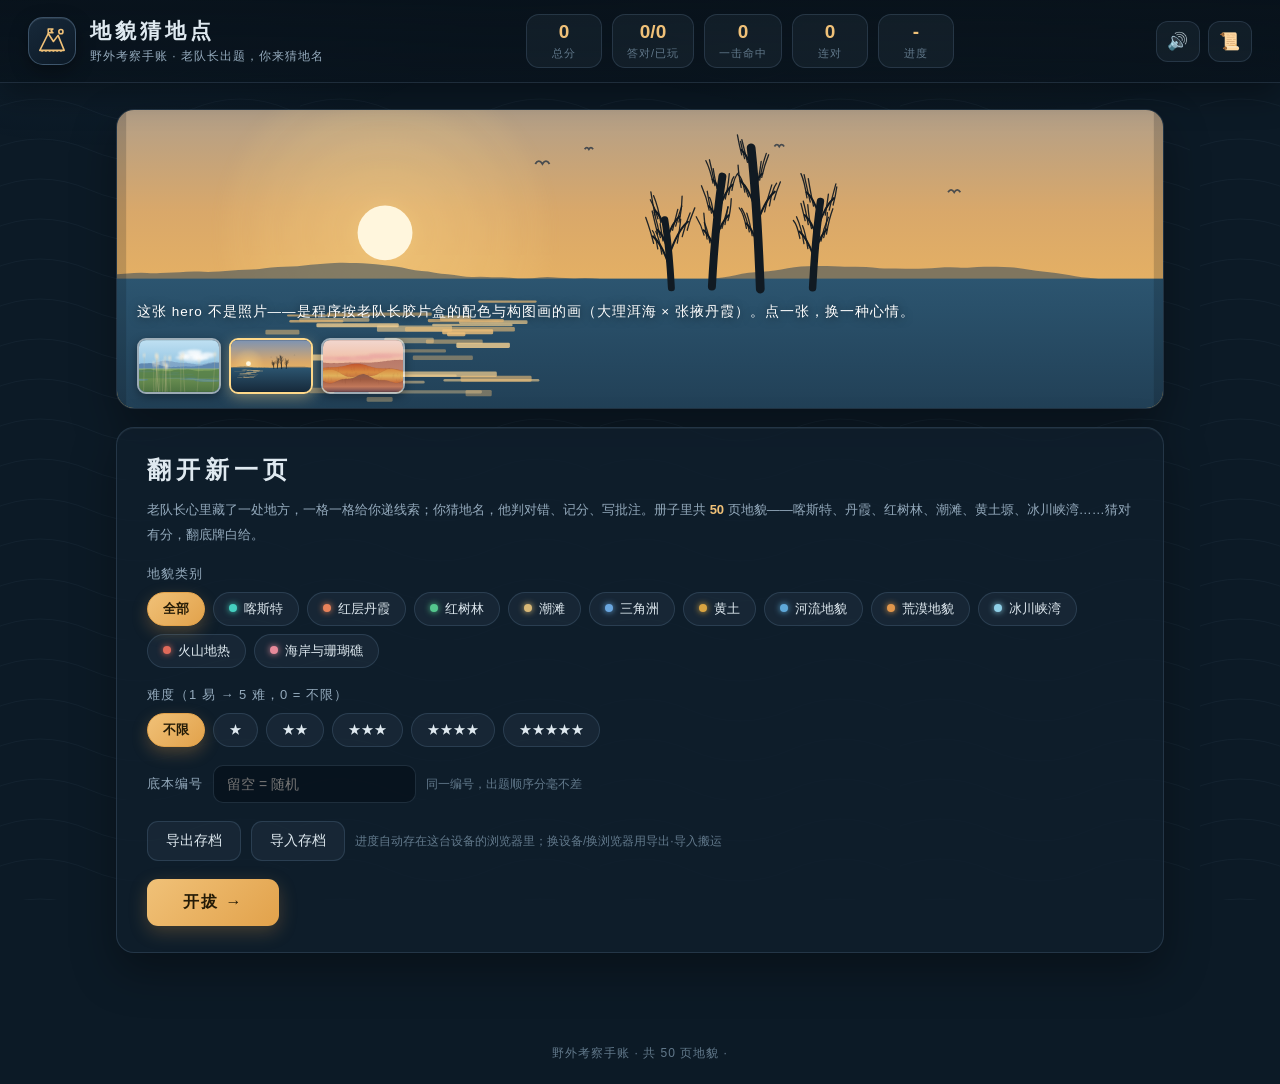
<file: index.html>
<!DOCTYPE html>
<html lang="zh-CN">
<head>
<meta charset="UTF-8">
<meta name="viewport" content="width=device-width, initial-scale=1.0">
<title>地貌猜地点 · 野外考察手账</title>
<link rel="stylesheet" href="style.css">
</head>
<body>
<!-- 手绘素材：feTurbulence+feDisplacementMap 让线条"手抖"，symbol 供 <use> 引用 -->
<svg width="0" height="0" style="position:absolute" aria-hidden="true">
  <defs>
    <filter id="wobble" x="-20%" y="-20%" width="140%" height="140%">
      <feTurbulence type="fractalNoise" baseFrequency="0.06" numOctaves="2" result="n" seed="7"/>
      <feDisplacementMap in="SourceGraphic" in2="n" scale="1.8"/>
    </filter>
    <symbol id="logo-mtn" viewBox="0 0 32 32">
      <g fill="none" stroke="currentColor" stroke-width="1.7" stroke-linecap="round" stroke-linejoin="round" filter="url(#wobble)">
        <path d="M3 26 L12 8 L17.5 16.5 L22.5 10 L29 26 Z"/>
        <path d="M12 8 V3.2 H17 L15 5.2 L17 7.2 H12"/>
        <circle cx="25.5" cy="6" r="2.2"/>
        <path d="M5 26.5 H27" stroke-dasharray="1 3"/>
      </g>
    </symbol>
    <symbol id="face-host" viewBox="0 0 24 24">
      <g fill="none" stroke="currentColor" stroke-width="1.5" stroke-linecap="round" filter="url(#wobble)">
        <circle cx="12" cy="13.5" r="6"/>
        <path d="M4.5 9 H19.5 M7.5 9 C7.5 4.8 16.5 4.8 16.5 9"/>
        <path d="M9 16.5 Q12 18.6 15 16.5"/>
        <path d="M9.6 12.4 H10.6 M13.4 12.4 H14.4"/>
      </g>
    </symbol>
    <symbol id="face-judge" viewBox="0 0 24 24">
      <g fill="none" stroke="currentColor" stroke-width="1.5" stroke-linecap="round" filter="url(#wobble)">
        <circle cx="12" cy="13" r="6.2"/>
        <circle cx="9.4" cy="12" r="1.7"/><circle cx="14.6" cy="12" r="1.7"/>
        <path d="M11.1 12 H12.9 M7.7 11.4 L6.5 10.4 M16.3 11.4 L17.5 10.4"/>
        <path d="M10 16.8 H14"/>
      </g>
    </symbol>
    <symbol id="face-note" viewBox="0 0 24 24">
      <g fill="none" stroke="currentColor" stroke-width="1.5" stroke-linecap="round" filter="url(#wobble)">
        <rect x="6.5" y="4.5" width="11" height="15" rx="1.6"/>
        <path d="M9 9 H15 M9 12 H15 M9 15 H12.5"/>
        <path d="M14.5 4.5 L15.8 2.8 17.2 4.5"/>
      </g>
    </symbol>
  </defs>
</svg>
<header>
  <div class="brand">
    <span class="logo"><svg class="logo-svg"><use href="#logo-mtn"/></svg></span>
    <div>
      <h1>地貌猜地点</h1>
      <p class="sub">野外考察手账 · 老队长出题，你来猜地名</p>
    </div>
  </div>
  <div class="hud">
    <div class="hud-item"><span class="hud-num" id="hudScore">0</span><span class="hud-label">总分</span></div>
    <div class="hud-item"><span class="hud-num" id="hudCorrect">0/0</span><span class="hud-label">答对/已玩</span></div>
    <div class="hud-item"><span class="hud-num" id="hudPerfect">0</span><span class="hud-label">一击命中</span></div>
    <div class="hud-item"><span class="hud-num" id="hudStreak">0</span><span class="hud-label">连对</span></div>
    <div class="hud-item"><span class="hud-num" id="hudProgress">-</span><span class="hud-label">进度</span></div>
  </div>
  <div class="hdr-btns">
    <button id="btnSfx" class="icon-btn" title="音效开关">🔊</button>
    <button id="btnTheme" class="icon-btn" title="切换亮色手账主题">📜</button>
  </div>
</header>

<main>
  <!-- 胶片盒：界面配色的出处，可点选换背景 -->
  <div id="hero" class="hero hidden">
    <div class="hero-caption">这张 hero 不是照片——是程序按老队长胶片盒的<b>配色与构图</b>画的画（大理洱海 × 张掖丹霞）。点一张，换一种心情。</div>
    <div class="film-thumbs" id="filmThumbs"></div>
  </div>

  <!-- 开局设置 -->
  <section id="setup" class="panel">
    <h2>翻开新一页</h2>
    <p class="tip">老队长心里藏了一处地方，一格一格给你递线索；你猜地名，他判对错、记分、写批注。册子里共 <b id="setupCount">?</b> 页地貌——喀斯特、丹霞、红树林、潮滩、黄土塬、冰川峡湾……猜对有分，翻底牌白给。</p>
    <div id="resumeRow" class="resume-row hidden">
      <button id="btnResume" class="primary">继续上次 →</button>
      <span id="resumeInfo" class="tip-inline"></span>
    </div>
    <div id="careerLine" class="career hidden"></div>
    <div class="field">
      <label>地貌类别</label>
      <div id="catChips" class="chips"></div>
    </div>
    <div class="field">
      <label>难度（1 易 → 5 难，0 = 不限）</label>
      <div id="diffChips" class="chips"></div>
    </div>
    <div class="field row">
      <label for="seedInput">底本编号</label>
      <input id="seedInput" type="number" min="0" placeholder="留空 = 随机">
      <span class="tip-inline">同一编号，出题顺序分毫不差</span>
    </div>
    <div class="field row">
      <button id="btnExport" class="ghost">导出存档</button>
      <button id="btnImport" class="ghost">导入存档</button>
      <span class="tip-inline">进度自动存在这台设备的浏览器里；换设备/换浏览器用导出·导入搬运</span>
    </div>
    <button id="btnStart" class="primary big">开拔 →</button>
  </section>

  <!-- 对局 -->
  <section id="game" class="hidden">
    <div class="game-grid">
      <div class="left-col">
        <div class="q-meta">
          <span class="badge cat" id="qCat"></span>
          <span class="badge diff" id="qDiff"></span>
          <span class="badge score" id="qPotential"></span>
          <span class="clue-count" id="qClueCount"></span>
        </div>
        <h2 class="q-title">这一处，在哪儿？</h2>
        <div id="clueList"></div>
        <div id="hintList"></div>
        <div class="actions">
          <button id="btnClue" class="ghost">再讨一条线索 ·-15</button>
          <button id="btnHint" class="ghost">求个提点 ·-12</button>
          <button id="btnGiveUp" class="danger">翻底牌 · 0分</button>
        </div>
        <div class="guess-bar">
          <input id="guessInput" type="text" placeholder="报个地名试试……（类型、大区也认）" autocomplete="off">
          <button id="btnGuess" class="primary">就它了</button>
        </div>
      </div>
      <div class="right-col">
        <div class="log-title">队内批注</div>
        <div id="logBox"></div>
      </div>
    </div>

    <!-- 揭晓面板 -->
    <div id="reveal" class="panel reveal hidden">
      <div class="reveal-head">
        <div>
          <div class="reveal-label">翻底 · 答案在此</div>
          <h2 id="ansName"></h2>
          <div id="ansMeta" class="ans-meta"></div>
        </div>
        <div class="reveal-score">
          <div class="ring" id="scoreRing"><b id="roundScore">0</b></div>
          <span class="rs-label">这页记分</span>
          <div class="stamp">已鉴定 · GEO CERT</div>
        </div>
      </div>
      <div id="artCard" class="photo-card hidden">
        <div id="artSvg" class="postcard-svg"></div>
        <div class="photo-note"><span>老队长手绘 · 意象画（非实景）</span><i>配色取自胶片盒</i></div>
      </div>
      <div id="wikiCard" class="photo-card hidden">
        <a id="wikiLink" target="_blank" rel="noopener"><img id="wikiImg" alt="实景照片（Wikimedia Commons）"></a>
        <div class="photo-note"><span id="wikiTitle"></span><i id="wikiCredit"></i></div>
      </div>
      <div id="mapPanel" class="map-panel">
        <div class="map-title">📍 全球落点 <i>等距圆柱投影 · Natural Earth</i></div>
        <div id="mapBox"></div>
      </div>
      <div class="chain-title">✎ 老队长的推理链（他是这么想到的）</div>
      <ol id="chainList"></ol>
      <div id="factBox" class="fact"></div>
      <div id="guessRecap" class="recap"></div>
      <button id="btnNext" class="primary big">下一页 →</button>
    </div>
  </section>

  <!-- 结算 -->
  <section id="summary" class="panel hidden">
    <h2>本册小结</h2>
    <div id="summaryBody"></div>
    <div class="wall-title">🏅 这一册挣来的章</div>
    <div id="badgeWall" class="badge-wall"></div>
    <button id="btnRestart" class="primary big">再翻一册 →</button>
  </section>
</main>

<div id="toast" class="toast hidden"></div>

<footer>
  野外考察手账 · <span id="ftPage">共 50 页地貌</span> · <span id="ftSeed"></span>
</footer>

<script src="js/data.js"></script>
<script src="js/wiki-photos.js"></script>
<script src="js/paint.js"></script>
<script src="js/worldmap.js"></script>
<script src="js/sfx.js"></script>
<script src="js/engine.js"></script>
<script src="js/ui.js"></script>
</body>
</html>
</file>
<file: style.css>
/* 《地貌猜地点》样式 —— 双主题，全部取色自"参考图"里的真实摄影
 * 暗色「洱海暮航」：洱海夜蓝打底，日落金做灯（参考图 sunset.jpg）
 * 亮色「水岸处方」：蒲苇白纸面 + 墨青字 + 钴蓝主强调（参考图 canglan-*.jpg）
 * 手账质感保留：纸噪点、折痕、胶带便签、楷体红批注、feTurbulence 手绘线条。
 * 零外部依赖：纹理为内联 SVG data URI，照片为构建期压缩的 base64（js/photos.js）。 */
* { box-sizing: border-box; margin: 0; padding: 0; }
:root {
  --bg: #0c1a26;
  --panel: rgba(15, 31, 44, .8);
  --panel-solid: #0f1f2c;
  --panel2: rgba(160, 200, 230, .06);
  --glass-hi: rgba(170, 210, 235, .06);
  --glass-lo: rgba(170, 210, 235, .02);
  --line: rgba(140, 180, 215, .17);
  --line-strong: rgba(140, 180, 215, .34);
  --ink: #dfe9f0; --ink-dim: #94aabc; --ink-faint: #62798b;
  --amber: #e2a24b; --amber-2: #f0c178;
  --green: #58b57a; --red: #dd6a55; --blue: #5f9bd6;
  --cat: #e2a24b; --cat-soft: rgba(226,162,75,.14); --cat-line: rgba(226,162,75,.5);
  --track: rgba(200, 225, 245, .09);
  --input-bg: rgba(6, 14, 22, .6);
  --sea: rgba(160, 200, 230, .05);
  --stamp: #d96a5a;
  --shadow: 0 18px 44px rgba(0, 0, 0, .34);
  --serif: 'Noto Serif SC', 'Source Han Serif SC', 'STZhongsong', 'SimSun', serif;
  --sans: 'Microsoft YaHei', 'PingFang SC', sans-serif;
}
html { scrollbar-color: #1e3547 transparent; }
body { background: var(--bg); color: var(--ink); font-family: var(--sans); min-height: 100vh; }
/* 等高线纹理 + 顶部双辉光（金 + 蓝，日落与湖面的余光） */
body::before {
  content: ''; position: fixed; inset: 0; z-index: -1; pointer-events: none; opacity: .055;
  background-image: url("data:image/svg+xml,%3Csvg xmlns='http://www.w3.org/2000/svg' width='300' height='160' viewBox='0 0 300 160'%3E%3Cg fill='none' stroke='%238fb7d4' stroke-width='1'%3E%3Cpath d='M-10 30 Q 40 8 90 30 T 190 30 T 290 30'/%3E%3Cpath d='M-10 70 Q 40 48 90 70 T 190 70 T 290 70'/%3E%3Cpath d='M-10 110 Q 40 88 90 110 T 190 110 T 290 110'/%3E%3Cpath d='M-10 150 Q 40 128 90 150 T 190 150 T 290 150'/%3E%3C/g%3E%3C/svg%3E");
}
body::after {
  content: ''; position: fixed; inset: 0; z-index: -1; pointer-events: none;
  background:
    radial-gradient(900px 420px at 72% -140px, rgba(226, 162, 75, .10), transparent 62%),
    radial-gradient(720px 400px at 10% -90px, rgba(95, 155, 214, .10), transparent 60%);
}
::selection { background: rgba(95, 155, 214, .35); }
::-webkit-scrollbar { width: 10px; height: 10px; }
::-webkit-scrollbar-thumb { background: #1e3547; border-radius: 8px; border: 2px solid var(--bg); }
::-webkit-scrollbar-track { background: transparent; }

/* —— 11 类地貌主题色（暗色·照片同源） —— */
body[data-cat="喀斯特"]      { --cat:#4fc4b0; --cat-soft:rgba(79,196,176,.14); --cat-line:rgba(79,196,176,.5); }
body[data-cat="红层丹霞"]    { --cat:#d4623a; --cat-soft:rgba(212,98,58,.14); --cat-line:rgba(212,98,58,.5); }
body[data-cat="红树林"]      { --cat:#58b57a; --cat-soft:rgba(88,181,122,.14); --cat-line:rgba(88,181,122,.5); }
body[data-cat="潮滩"]        { --cat:#d3b06e; --cat-soft:rgba(211,176,110,.14); --cat-line:rgba(211,176,110,.5); }
body[data-cat="三角洲"]      { --cat:#5f9bd6; --cat-soft:rgba(95,155,214,.14); --cat-line:rgba(95,155,214,.5); }
body[data-cat="黄土"]        { --cat:#cf9a3d; --cat-soft:rgba(207,154,61,.15); --cat-line:rgba(207,154,61,.5); }
body[data-cat="河流地貌"]    { --cat:#5493c4; --cat-soft:rgba(84,147,196,.14); --cat-line:rgba(84,147,196,.5); }
body[data-cat="荒漠地貌"]    { --cat:#d98a3f; --cat-soft:rgba(217,138,63,.14); --cat-line:rgba(217,138,63,.5); }
body[data-cat="冰川峡湾"]    { --cat:#86c3dd; --cat-soft:rgba(134,195,221,.14); --cat-line:rgba(134,195,221,.5); }
body[data-cat="火山地热"]    { --cat:#dd6a4f; --cat-soft:rgba(221,106,79,.14); --cat-line:rgba(221,106,79,.5); }
body[data-cat="海岸与珊瑚礁"]{ --cat:#e08090; --cat-soft:rgba(224,128,144,.14); --cat-line:rgba(224,128,144,.5); }

/* —— 亮色「水岸处方」：蒲苇白纸面 + 墨青字 + 钴蓝 —— */
body.light {
  --bg: #f4f0e4;
  --panel: rgba(255, 253, 247, .84);
  --panel-solid: #fffdf6;
  --panel2: rgba(46, 90, 120, .07);
  --glass-hi: rgba(255, 255, 255, .85);
  --glass-lo: rgba(255, 255, 255, .4);
  --line: rgba(60, 100, 130, .22);
  --line-strong: rgba(60, 100, 130, .4);
  --ink: #2c3e4a; --ink-dim: #5f7382; --ink-faint: #8fa0aa;
  --amber: #b8802e; --amber-2: #8a5f1d;
  --green: #2f7d5b; --red: #b3443a; --blue: #2e6f9e;
  --track: rgba(60, 100, 130, .16);
  --input-bg: rgba(255, 255, 255, .85);
  --sea: rgba(46, 90, 120, .06);
  --stamp: #b3443a;
  --shadow: 0 12px 30px rgba(50, 80, 105, .16);
}
body.light::before {
  opacity: .09;
  background-image: url("data:image/svg+xml,%3Csvg xmlns='http://www.w3.org/2000/svg' width='300' height='160' viewBox='0 0 300 160'%3E%3Cg fill='none' stroke='%236a92b0' stroke-width='1'%3E%3Cpath d='M-10 30 Q 40 8 90 30 T 190 30 T 290 30'/%3E%3Cpath d='M-10 70 Q 40 48 90 70 T 190 70 T 290 70'/%3E%3Cpath d='M-10 110 Q 40 88 90 110 T 190 110 T 290 110'/%3E%3Cpath d='M-10 150 Q 40 128 90 150 T 190 150 T 290 150'/%3E%3C/g%3E%3C/svg%3E");
}
body.light::after {
  background-image:
    url("data:image/svg+xml,%3Csvg xmlns='http://www.w3.org/2000/svg' width='240' height='240'%3E%3Cfilter id='n'%3E%3CfeTurbulence type='fractalNoise' baseFrequency='0.9' numOctaves='2'/%3E%3CfeColorMatrix values='0 0 0 0 0.2 0 0 0 0 0.3 0 0 0 0 0.38 0 0 0 0.05 0'/%3E%3C/filter%3E%3Crect width='240' height='240' filter='url(%23n)'/%3E%3C/svg%3E"),
    radial-gradient(900px 420px at 72% -140px, rgba(46, 111, 158, .07), transparent 62%);
}
body.light ::-webkit-scrollbar-thumb { background: #b9c8d4; border-color: var(--bg); }
/* 亮色下的地貌主题色（加深保证对比度，仍取自照片） */
body.light[data-cat="喀斯特"]      { --cat:#17877a; --cat-soft:rgba(23,135,122,.12); --cat-line:rgba(23,135,122,.5); }
body.light[data-cat="红层丹霞"]    { --cat:#b85434; --cat-soft:rgba(184,84,52,.12); --cat-line:rgba(184,84,52,.5); }
body.light[data-cat="红树林"]      { --cat:#1f7d4e; --cat-soft:rgba(31,125,78,.12); --cat-line:rgba(31,125,78,.5); }
body.light[data-cat="潮滩"]        { --cat:#96742c; --cat-soft:rgba(150,116,44,.13); --cat-line:rgba(150,116,44,.5); }
body.light[data-cat="三角洲"]      { --cat:#33628f; --cat-soft:rgba(51,98,143,.12); --cat-line:rgba(51,98,143,.5); }
body.light[data-cat="黄土"]        { --cat:#9a6d1a; --cat-soft:rgba(154,109,26,.13); --cat-line:rgba(154,109,26,.5); }
body.light[data-cat="河流地貌"]    { --cat:#2c6f9e; --cat-soft:rgba(44,111,158,.12); --cat-line:rgba(44,111,158,.5); }
body.light[data-cat="荒漠地貌"]    { --cat:#a35f1c; --cat-soft:rgba(163,95,28,.12); --cat-line:rgba(163,95,28,.5); }
body.light[data-cat="冰川峡湾"]    { --cat:#2a7a97; --cat-soft:rgba(42,122,151,.12); --cat-line:rgba(42,122,151,.5); }
body.light[data-cat="火山地热"]    { --cat:#b0432f; --cat-soft:rgba(176,67,47,.12); --cat-line:rgba(176,67,47,.5); }
body.light[data-cat="海岸与珊瑚礁"]{ --cat:#b04a5e; --cat-soft:rgba(176,74,94,.12); --cat-line:rgba(176,74,94,.5); }

/* —— 页头 —— */
header {
  position: sticky; top: 0; z-index: 40;
  display: flex; justify-content: space-between; align-items: center;
  padding: 14px 28px; flex-wrap: wrap; gap: 12px;
  background: linear-gradient(180deg, rgba(8, 18, 27, .94), rgba(8, 18, 27, .78));
  backdrop-filter: blur(12px); -webkit-backdrop-filter: blur(12px);
  border-bottom: 1px solid var(--line); box-shadow: 0 12px 32px rgba(0, 0, 0, .35);
}
body.light header { background: linear-gradient(180deg, rgba(250, 247, 237, .95), rgba(250, 247, 237, .82)); box-shadow: 0 8px 22px rgba(50, 80, 105, .14); }
.brand { display: flex; align-items: center; gap: 14px; }
.logo {
  font-size: 24px; width: 48px; height: 48px; display: grid; place-items: center;
  border-radius: 15px; background: linear-gradient(145deg, #17293a, #0c1926);
  border: 1px solid var(--line-strong); box-shadow: inset 0 1px 0 rgba(255, 255, 255, .09), 0 6px 18px rgba(0, 0, 0, .35);
}
body.light .logo { background: linear-gradient(145deg, #ffffff, #dfe8ee); box-shadow: inset 0 1px 0 rgba(255,255,255,.9), 0 5px 14px rgba(50,80,105,.2); }
h1 { font-family: var(--serif); font-size: 21px; letter-spacing: 4px; font-weight: 700; }
.sub { color: var(--ink-dim); font-size: 12px; margin-top: 3px; letter-spacing: 1px; }
.hud { display: flex; gap: 10px; flex-wrap: wrap; }
.hud-item {
  text-align: center; min-width: 76px; padding: 6px 14px;
  background: var(--panel2); border: 1px solid var(--line); border-radius: 13px;
}
.hud-num { display: block; font-size: 19px; font-weight: 700; color: var(--amber-2); font-variant-numeric: tabular-nums; }
body.light .hud-num { color: var(--blue); }
.hud-label { font-size: 11px; color: var(--ink-faint); letter-spacing: 1px; }
.hud-item .hud-num.hot { color: var(--red); }
.hud-item .hud-num.hot::before { content: '🔥'; font-size: 13px; margin-right: 2px; }
.hdr-btns { display: flex; gap: 8px; }
.icon-btn {
  width: 44px; padding: 9px 0; font-size: 17px; text-align: center;
  background: var(--panel2); border: 1px solid var(--line); border-radius: 12px;
}
.icon-btn:hover { border-color: var(--amber); }
body.light .icon-btn:hover { border-color: var(--blue); }

main { max-width: 1080px; margin: 26px auto 70px; padding: 0 16px; }
.panel {
  background: var(--panel); border: 1px solid var(--line); border-radius: 18px;
  padding: 26px 30px; box-shadow: var(--shadow), inset 0 1px 0 rgba(255, 255, 255, .05);
}
body.light .panel { box-shadow: var(--shadow), inset 0 1px 0 rgba(255, 255, 255, .8); backdrop-filter: blur(3px); }
.panel h2 { font-size: 18px; margin-bottom: 12px; }
.tip { color: var(--ink-dim); font-size: 13px; line-height: 1.9; margin-bottom: 18px; }
.tip b { color: var(--amber-2); }
body.light .tip b { color: var(--blue); }

/* —— 胶片盒 hero —— */
.hero {
  position: relative; height: 300px; border-radius: 18px; overflow: hidden;
  background-size: cover; background-position: center;
  border: 1px solid var(--line); box-shadow: var(--shadow); margin-bottom: 18px;
}
.hero > svg { position: absolute; inset: 0; width: 100%; height: 100%; } /* 程序画按 cover 铺满 */
.hero-caption {
  position: absolute; left: 20px; right: 20px; bottom: 84px;
  color: #fff; font-size: 13.5px; letter-spacing: 1px; line-height: 1.7;
  text-shadow: 0 1px 10px rgba(0, 0, 0, .65);
}
.hero-caption b { color: #ffd98a; }
.film-thumbs { position: absolute; left: 20px; bottom: 14px; display: flex; gap: 8px; flex-wrap: wrap; }
.film-thumb {
  width: 84px; height: 56px; border-radius: 9px; background-size: cover; background-position: center;
  cursor: pointer; border: 2px solid rgba(255, 255, 255, .55); overflow: hidden; position: relative;
  box-shadow: 0 3px 10px rgba(0, 0, 0, .35); transition: transform .12s, border-color .15s;
}
.film-thumb > svg { position: absolute; inset: 0; width: 100%; height: 100%; }
.film-thumb:hover { transform: translateY(-2px); }
.film-thumb.on { border-color: #ffd98a; box-shadow: 0 4px 14px rgba(255, 217, 138, .35); }

/* —— 开局设置 —— */
#setup h2 { font-family: var(--serif); font-size: 24px; letter-spacing: 5px; }
.field { margin-bottom: 18px; }
.field > label { display: block; font-size: 13px; color: var(--ink-dim); margin-bottom: 9px; letter-spacing: 1px; }
.chips { display: flex; flex-wrap: wrap; gap: 8px; }
.chip {
  padding: 7px 15px; border: 1px solid var(--line); border-radius: 999px;
  background: var(--panel2); color: var(--ink); font-size: 13px; cursor: pointer;
  user-select: none; transition: border-color .18s, background .18s, transform .12s;
}
.chip:hover { border-color: var(--line-strong); transform: translateY(-1px); }
.chip.on { background: linear-gradient(135deg, #f0c178, #e2a24b); border-color: var(--amber); color: #241b07; font-weight: 700; box-shadow: 0 6px 16px rgba(226, 162, 75, .28); }
body.light .chip.on { background: linear-gradient(135deg, #4b8fbd, #2e6f9e); border-color: var(--blue); color: #fff; box-shadow: 0 6px 16px rgba(46, 111, 158, .3); }
.chip .dot { display: inline-block; width: 8px; height: 8px; border-radius: 50%; margin-right: 7px; vertical-align: 1px; box-shadow: 0 0 6px currentColor; }
.row { display: flex; align-items: center; gap: 10px; flex-wrap: wrap; }
.row label { margin-bottom: 0; }
input[type="number"], input[type="text"] {
  background: var(--input-bg); border: 1px solid var(--line); color: var(--ink);
  border-radius: 10px; padding: 10px 13px; font-size: 14px; font-family: var(--sans);
  transition: border-color .18s, box-shadow .18s;
}
input:focus { border-color: var(--blue); box-shadow: 0 0 0 3px rgba(46, 111, 158, .18); outline: none; }
.tip-inline { color: var(--ink-faint); font-size: 12px; }

button {
  border: none; border-radius: 11px; cursor: pointer; font-family: var(--sans);
  font-size: 14px; padding: 10px 18px; color: var(--ink);
  transition: transform .12s, box-shadow .2s, filter .2s, border-color .2s, background .2s;
}
button:hover { filter: brightness(1.08); }
button:active { transform: scale(.97); }
button:disabled { opacity: .4; cursor: not-allowed; transform: none !important; box-shadow: none !important; }
button:focus-visible { outline: 2px solid var(--blue); outline-offset: 2px; }
.primary { background: linear-gradient(135deg, #f0c178, #e2a24b); color: #241b07; font-weight: 700; box-shadow: 0 6px 18px rgba(226, 162, 75, .25); }
.primary:hover { box-shadow: 0 9px 26px rgba(226, 162, 75, .38); transform: translateY(-1px); }
body.light .primary { background: linear-gradient(135deg, #4b8fbd, #2e6f9e); color: #fff; box-shadow: 0 6px 18px rgba(46, 111, 158, .32); }
body.light .primary:hover { box-shadow: 0 9px 26px rgba(46, 111, 158, .42); }
.ghost { background: var(--panel2); color: var(--ink); border: 1px solid var(--line); }
.ghost:hover { border-color: var(--amber); color: var(--amber-2); }
body.light .ghost:hover { border-color: var(--blue); color: var(--blue); }
.danger { background: transparent; color: var(--red); border: 1px solid rgba(221, 106, 85, .5); }
body.light .danger { border-color: rgba(179, 68, 58, .55); }
.danger:hover { background: rgba(221, 106, 85, .09); border-color: var(--red); }
.big { padding: 13px 36px; font-size: 16px; letter-spacing: 2px; }

.hidden { display: none !important; }

/* —— 对局布局 —— */
.game-grid { display: grid; grid-template-columns: minmax(0, 1fr) 330px; gap: 18px; align-items: start; }
.left-col { min-width: 0; }
.right-col {
  background: var(--panel); border: 1px solid var(--line); border-radius: 18px; padding: 16px;
  position: sticky; top: 92px; box-shadow: var(--shadow);
}
.log-title { font-size: 12px; color: var(--ink-faint); margin-bottom: 10px; letter-spacing: 3px; }
#logBox { display: flex; flex-direction: column; gap: 9px; max-height: 62vh; overflow-y: auto; padding-right: 4px; }
.log-line { display: grid; grid-template-columns: 30px 1fr; gap: 9px; align-items: start; animation: rise .3s ease both; }
.avatar {
  width: 30px; height: 30px; border-radius: 50%; display: grid; place-items: center;
  font-size: 14px; background: var(--panel-solid); border: 1px solid var(--line);
}
.log-line.host .avatar { border-color: rgba(226, 162, 75, .5); }
.log-line.judge .avatar { border-color: rgba(95, 155, 214, .5); }
.log-line.hint .avatar { border-color: rgba(88, 181, 122, .5); }
.bubble {
  background: var(--panel2); border: 1px solid var(--line); border-radius: 12px;
  border-top-left-radius: 4px; padding: 8px 12px; font-size: 13px; line-height: 1.75;
}
.log-line.judge .bubble { border-left: 2px solid var(--blue); }
.log-line.host .bubble { border-left: 2px solid var(--amber); }
.log-line.hint .bubble { border-left: 2px solid var(--green); }

/* —— 题目区 —— */
.q-meta { display: flex; gap: 8px; align-items: center; flex-wrap: wrap; margin-bottom: 10px; }
.badge {
  font-size: 12px; padding: 4px 12px; border-radius: 999px;
  background: var(--panel2); border: 1px solid var(--line); letter-spacing: 1px;
}
.badge.cat { color: var(--cat); border-color: var(--cat-line); background: var(--cat-soft); font-weight: 700; }
.badge.score { color: var(--green); font-variant-numeric: tabular-nums; }
.clue-count { color: var(--ink-faint); font-size: 12px; margin-left: auto; letter-spacing: 1px; }
.q-title { font-family: var(--serif); font-size: 23px; letter-spacing: 3px; margin-bottom: 14px; }

/* 线索时间轴 */
#clueList { display: flex; flex-direction: column; margin: 4px 0 18px; }
.clue-card { display: grid; grid-template-columns: 34px 1fr; gap: 13px; padding: 7px 0; position: relative; animation: rise .4s ease both; }
.clue-card:not(:last-child)::before {
  content: ''; position: absolute; left: 16px; top: 44px; bottom: -9px; width: 2px;
  background: linear-gradient(180deg, var(--cat-line), transparent); opacity: .5;
}
.clue-num {
  width: 34px; height: 34px; border-radius: 11px; display: grid; place-items: center;
  font-weight: 700; font-size: 14px; color: var(--cat);
  background: var(--cat-soft); border: 1px solid var(--cat-line);
  box-shadow: 0 3px 12px rgba(0, 0, 0, .2), inset 0 1px 0 rgba(255, 255, 255, .08);
}
.clue-body {
  background: linear-gradient(180deg, var(--glass-hi), var(--glass-lo));
  border: 1px solid var(--line); border-radius: 13px; padding: 10px 15px;
  transition: border-color .18s;
}
.clue-body:hover { border-color: var(--line-strong); }
.clue-tag {
  display: inline-block; font-size: 11px; font-weight: 700; color: var(--cat);
  background: var(--cat-soft); border: 1px solid var(--cat-line);
  padding: 2px 9px; border-radius: 6px; letter-spacing: 2px;
}
.clue-text { display: block; margin-top: 5px; font-size: 14px; line-height: 1.85; }
#hintList { display: flex; flex-direction: column; gap: 9px; margin-bottom: 16px; }
#hintList .clue-num { color: var(--green); background: rgba(88, 181, 122, .13); border-color: rgba(88, 181, 122, .45); font-size: 15px; }
body.light #hintList .clue-num { background: rgba(47, 125, 91, .12); border-color: rgba(47, 125, 91, .5); }
#hintList .clue-body { border-color: rgba(88, 181, 122, .3); }

.actions { display: flex; gap: 10px; flex-wrap: wrap; margin-bottom: 16px; }
.guess-bar { display: flex; gap: 10px; }
.guess-bar input { flex: 1; min-width: 0; }

/* —— 揭晓面板 —— */
.reveal { margin-top: 20px; overflow: hidden; position: relative; }
.reveal::before {
  content: ''; position: absolute; inset: 0 0 auto 0; height: 150px; pointer-events: none;
  background: linear-gradient(165deg, var(--cat-soft), transparent 72%);
}
.reveal-head {
  display: flex; justify-content: space-between; gap: 18px; flex-wrap: wrap;
  border-bottom: 1px dashed var(--line-strong); padding-bottom: 16px; margin-bottom: 16px; position: relative;
}
.reveal-label { color: var(--ink-faint); font-size: 12px; letter-spacing: 4px; }
#ansName { font-family: var(--serif); color: var(--amber-2); font-size: 29px; letter-spacing: 3px; margin: 5px 0 9px; text-shadow: 0 2px 16px rgba(226, 162, 75, .28); }
body.light #ansName { color: var(--blue); text-shadow: none; }
.ans-meta { color: var(--ink-dim); font-size: 13px; line-height: 2; }
.ans-meta b { color: var(--ink); }
.reveal-score { text-align: center; min-width: 110px; position: relative; }
.ring {
  --p: 0; width: 98px; height: 98px; border-radius: 50%; margin: 0 auto; position: relative;
  background: conic-gradient(var(--green) calc(var(--p) * 1%), var(--track) 0);
  display: grid; place-items: center;
  box-shadow: 0 8px 26px rgba(0, 0, 0, .25), 0 0 0 1px var(--line);
}
.ring::before { content: ''; position: absolute; inset: 9px; border-radius: 50%; background: var(--panel-solid); }
.ring b { position: relative; font-size: 30px; font-weight: 800; color: var(--green); font-variant-numeric: tabular-nums; }
.ring.zero { background: conic-gradient(var(--ink-faint) calc(var(--p) * 1%), var(--track) 0); }
.ring.zero b { color: var(--ink-faint); }
.rs-label { display: block; font-size: 12px; color: var(--ink-faint); margin-top: 8px; letter-spacing: 2px; }
.stamp {
  display: inline-block; margin-top: 10px; padding: 4px 10px;
  font-family: var(--serif); font-size: 12px; letter-spacing: 3px; font-weight: 700;
  color: var(--stamp); border: 2px solid var(--stamp); border-radius: 6px;
  box-shadow: inset 0 0 0 1px var(--stamp);
  transform: rotate(-7deg); opacity: .82; user-select: none;
}

/* —— 实景照 —— */
.photo-card {
  max-width: 620px; margin: 0 auto 18px; border-radius: 14px; overflow: hidden;
  border: 1px solid var(--line); box-shadow: var(--shadow);
  animation: rise .4s ease both;
}
.photo-card img { display: block; width: 100%; height: auto; }
.postcard-svg svg { display: block; width: 100%; height: auto; } /* 明信片整幅展示 */
.photo-note {
  display: flex; justify-content: space-between; gap: 10px; flex-wrap: wrap;
  padding: 9px 13px; font-size: 12.5px; background: var(--panel-solid); border-top: 1px solid var(--line);
}
.photo-note i { font-style: normal; color: var(--ink-faint); }

/* —— 地图落点 —— */
.map-panel { max-width: 620px; margin: 0 auto 18px; position: relative; }
.map-title { font-size: 13px; color: var(--ink-dim); margin-bottom: 8px; letter-spacing: 2px; }
.map-title i { font-style: normal; color: var(--ink-faint); font-size: 11px; margin-left: 8px; letter-spacing: 1px; }
.locmap { display: block; width: 100%; height: auto; border-radius: 12px; border: 1px solid var(--line); background: var(--sea); box-shadow: inset 0 0 30px rgba(0,0,0,.12); }
.locmap .sea { fill: var(--sea); }
.locmap .land { fill: var(--cat-soft); stroke: var(--cat-line); stroke-width: .4; }
.locmap .grat line { stroke: var(--line); stroke-width: .3; }
.locmap .eq { stroke: var(--cat-line); stroke-width: .4; }
.locmap .tr { stroke: var(--line-strong); stroke-width: .3; stroke-dasharray: 3 3; }
.locmap .aim { stroke: var(--cat-line); stroke-width: .35; stroke-dasharray: 2 2; opacity: .8; }
.locmap .marker .core { fill: var(--cat); stroke: var(--panel-solid); stroke-width: .8; }
.locmap .marker .pulse { fill: none; stroke: var(--cat); opacity: 0; animation: pulse 2.2s ease-out infinite; }
.locmap .marker .p2 { animation-delay: 1.1s; }
.locmap .marker .core { animation: drop .5s cubic-bezier(.2, 1.6, .4, 1) both; }
.locmap .mlabel { fill: var(--ink); font-size: 8.5px; font-family: var(--sans); letter-spacing: .5px; paint-order: stroke; stroke: var(--panel-solid); stroke-width: 2.5; }
@keyframes pulse { 0% { r: 3; opacity: .8; } 100% { r: 16; opacity: 0; } }
@keyframes drop { 0% { transform: scale(3); opacity: 0; } 60% { transform: scale(.9); opacity: 1; } 100% { transform: scale(1); opacity: 1; } }

.chain-title { font-weight: 700; margin-bottom: 12px; letter-spacing: 2px; }
#chainList { list-style: none; counter-reset: step; margin-bottom: 16px; }
#chainList li {
  counter-increment: step; position: relative; padding: 11px 16px 11px 50px;
  background: var(--panel2); border: 1px solid var(--line); border-radius: 12px;
  margin-bottom: 9px; font-size: 14px; line-height: 1.85; animation: rise .35s ease both;
}
#chainList li:nth-child(2) { animation-delay: .06s; }
#chainList li:nth-child(3) { animation-delay: .12s; }
#chainList li:nth-child(4) { animation-delay: .18s; }
#chainList li:nth-child(5) { animation-delay: .24s; }
#chainList li::before {
  content: counter(step); position: absolute; left: 13px; top: 11px;
  width: 24px; height: 24px; border-radius: 9px; background: var(--cat-line);
  color: #0d1420; font-weight: 700; font-size: 12px; display: flex; align-items: center; justify-content: center;
}
body.light #chainList li::before { color: #fffdf6; }
.fact {
  position: relative; padding: 12px 14px 12px 42px; margin-bottom: 14px;
  background: linear-gradient(135deg, rgba(226, 162, 75, .11), rgba(226, 162, 75, .04));
  border: 1px solid rgba(226, 162, 75, .35); border-radius: 12px;
  font-size: 13px; line-height: 1.85;
}
body.light .fact { border-color: rgba(46, 111, 158, .4); background: linear-gradient(135deg, rgba(46, 111, 158, .09), rgba(46, 111, 158, .03)); }
.fact::before { content: '💡'; position: absolute; left: 14px; top: 11px; }
.fact b { color: var(--amber-2); margin-right: 6px; }
body.light .fact b { color: var(--blue); }
.recap { color: var(--ink-dim); font-size: 12px; margin-bottom: 18px; line-height: 1.9; }

/* —— 存档：续玩条 / 生涯战绩 —— */
.resume-row { display: flex; align-items: center; gap: 12px; flex-wrap: wrap; margin-bottom: 12px; padding: 12px 16px; border: 1px dashed var(--line-strong); border-radius: 12px; background: var(--panel2); }
.career { color: var(--amber-2); font-size: 13px; letter-spacing: 1px; margin-bottom: 14px; }
body.light .career { color: var(--blue); }

/* —— 结算与徽章墙 —— */
#summaryBody { line-height: 2.1; font-size: 14px; margin-bottom: 16px; }
#summaryBody .score-line { font-family: var(--serif); font-size: 26px; color: var(--amber-2); font-weight: 700; letter-spacing: 2px; }
body.light #summaryBody .score-line { color: var(--blue); }
#summaryBody table { border-collapse: collapse; margin-top: 12px; width: 100%; max-width: 560px; }
#summaryBody td, #summaryBody th { border: 1px solid var(--line); padding: 7px 11px; font-size: 13px; text-align: left; }
#summaryBody th { color: var(--ink-faint); font-weight: 400; letter-spacing: 1px; }
.wall-title { font-weight: 700; letter-spacing: 2px; margin-bottom: 10px; }
.badge-wall { display: grid; grid-template-columns: repeat(auto-fill, minmax(150px, 1fr)); gap: 10px; margin-bottom: 20px; }
.badge-card {
  text-align: center; padding: 14px 10px; border-radius: 14px;
  background: var(--panel2); border: 1px solid var(--line);
  display: flex; flex-direction: column; gap: 4px; align-items: center;
}
.badge-card .b-icon { font-size: 26px; }
.badge-card b { font-size: 13px; letter-spacing: 1px; }
.badge-card i { font-style: normal; font-size: 11px; color: var(--ink-faint); }
.badge-card.got { border-color: rgba(226, 162, 75, .55); background: linear-gradient(160deg, rgba(226, 162, 75, .14), var(--panel2)); box-shadow: 0 6px 18px rgba(226, 162, 75, .15); }
body.light .badge-card.got { border-color: rgba(184, 128, 46, .5); background: linear-gradient(160deg, rgba(184, 128, 46, .12), var(--panel2)); box-shadow: 0 6px 18px rgba(184, 128, 46, .12); }
.badge-card.lock { opacity: .55; filter: grayscale(.6); }

/* —— toast —— */
.toast {
  position: fixed; left: 50%; bottom: 36px; transform: translateX(-50%);
  background: linear-gradient(135deg, rgba(14, 30, 43, .96), rgba(9, 22, 33, .96));
  color: var(--ink); border: 1px solid var(--line-strong); border-radius: 999px;
  padding: 11px 24px; font-size: 14px; font-weight: 700; letter-spacing: 1px;
  box-shadow: 0 14px 34px rgba(0, 0, 0, .45); z-index: 60; pointer-events: none;
}
body.light .toast { background: linear-gradient(135deg, rgba(255, 253, 247, .97), rgba(236, 240, 240, .97)); box-shadow: 0 12px 28px rgba(50, 80, 105, .25); }
.toast.go { animation: toastUp 1.9s ease both; }
@keyframes toastUp {
  0% { opacity: 0; transform: translate(-50%, 14px); }
  12% { opacity: 1; transform: translate(-50%, 0); }
  84% { opacity: 1; transform: translate(-50%, 0); }
  100% { opacity: 0; transform: translate(-50%, -10px); }
}

footer { text-align: center; color: var(--ink-faint); font-size: 12px; padding: 22px; letter-spacing: 1px; }

@keyframes rise { from { opacity: 0; transform: translateY(8px); } to { opacity: 1; transform: none; } }
@keyframes pop { from { opacity: 0; transform: scale(.96); } to { opacity: 1; transform: none; } }

/* —— 亮色手账化：楷体、折痕、胶带便签、红批注、手绘线条 —— */
body.light { font-family: 'KaiTi', 'STKaiti', 'Kaiti SC', '楷体', var(--sans); }
body.light .hud-label, body.light .tip-inline, body.light .map-title i, body.light .clue-count,
body.light .badge, body.light .log-title, body.light .mlabel, body.light .rs-label,
body.light .photo-note i { font-family: var(--sans); }
body.light .panel { border-radius: 15px 19px 14px 18px / 18px 14px 19px 15px; }
body.light .panel::after {
  content: ''; position: absolute; inset: 0; border-radius: inherit; pointer-events: none;
  background:
    linear-gradient(112deg, transparent 30.8%, rgba(60, 100, 130, .05) 31%, rgba(60, 100, 130, .05) 31.4%, transparent 31.6%),
    linear-gradient(112deg, transparent 68.7%, rgba(60, 100, 130, .045) 68.8%, rgba(60, 100, 130, .045) 69.2%, transparent 69.3%),
    radial-gradient(150px 95px at 88% 95%, rgba(70, 110, 140, .09), transparent 70%);
}
.panel { position: relative; }
/* 手绘 logo 与头像 */
.logo-svg { width: 30px; height: 30px; display: block; }
body:not(.light) .logo-svg { color: var(--amber-2); }
body.light .logo-svg { color: #3a688c; }
.face { width: 21px; height: 21px; display: block; }
.log-line.host .face { color: #3a688c; }
.log-line.judge .face { color: var(--red); }
.log-line.hint .face { color: #2f8f60; }
/* 便签卡微微歪斜 + 顶部胶带（蓝白胶带，贴在水岸纸上） */
body.light #clueList .clue-card:nth-child(odd) { rotate: .4deg; }
body.light #clueList .clue-card:nth-child(even) { rotate: -.45deg; }
body.light #chainList li:nth-child(odd) { rotate: .3deg; }
body.light #chainList li:nth-child(even) { rotate: -.3deg; }
body.light .clue-body { position: relative; }
body.light .clue-body::before {
  content: ''; position: absolute; top: -9px; left: 50%; width: 58px; height: 15px;
  transform: translateX(-50%) rotate(-2deg);
  background: linear-gradient(90deg, rgba(190, 214, 230, 0), rgba(190, 214, 230, .55) 14%, rgba(214, 230, 240, .65) 50%, rgba(190, 214, 230, .55) 86%, rgba(190, 214, 230, 0));
  box-shadow: 0 1px 3px rgba(50, 80, 105, .2);
}
body.light #hintList .clue-body::before {
  background: linear-gradient(90deg, rgba(150, 200, 170, 0), rgba(150, 200, 170, .45) 14%, rgba(175, 218, 190, .55) 50%, rgba(150, 200, 170, .45) 86%, rgba(150, 200, 170, 0));
}
/* 老队长的红笔批注 */
body.light .log-line.judge .bubble {
  color: #a03b30; font-family: 'KaiTi', 'STKaiti', '楷体', serif;
  border-left-color: var(--red);
  background: linear-gradient(180deg, rgba(179, 68, 58, .07), rgba(179, 68, 58, .03));
}
/* 结算评语 */
.verdict {
  font-family: 'KaiTi', 'STKaiti', '楷体', serif; font-size: 15px; color: var(--ink-dim);
  margin-bottom: 6px; letter-spacing: 1px;
}

@media (max-width: 860px) {
  .game-grid { grid-template-columns: 1fr; }
  .right-col { position: static; }
  header { padding: 12px 16px; }
  .panel { padding: 20px 18px; }
  .hero { height: 240px; }
  .hero-caption { bottom: 76px; font-size: 12.5px; }
}
@media (prefers-reduced-motion: reduce) {
  * { animation: none !important; transition: none !important; }
}
/* —— 打印 —— */
@media print {
  header, footer, .actions, .guess-bar, .hud, .hdr-btns, #logBox, .right-col, #btnNext, .toast, .hero { display: none !important; }
  body, .panel { background: #fff !important; color: #222 !important; }
  .panel { box-shadow: none !important; border: 1px solid #bbb !important; }
  .game-grid { display: block !important; }
  #summaryBody table { display: none; }
}
</file>
